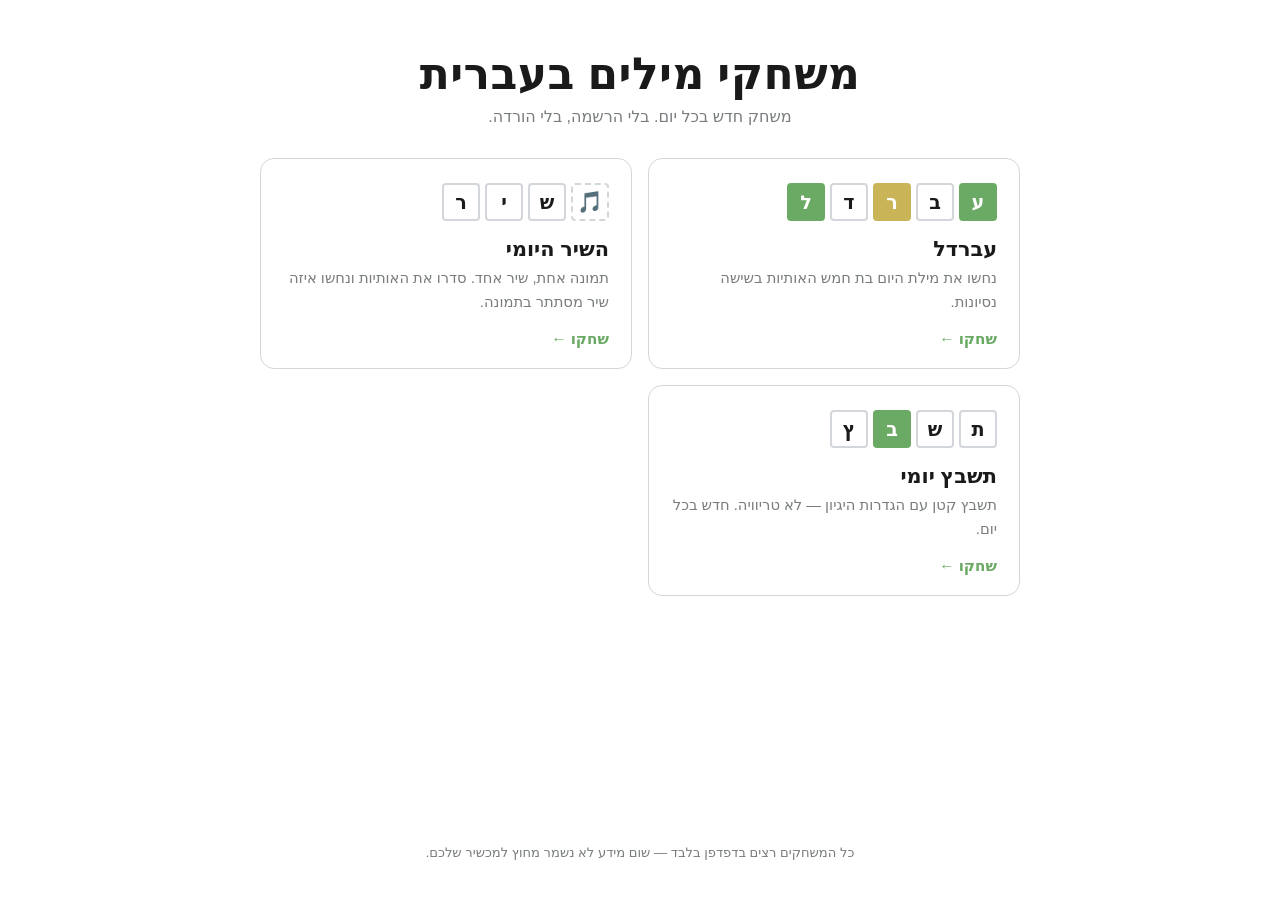
<file: index.html>
<!DOCTYPE html>
<html lang="he" dir="rtl">
<head>
<meta charset="utf-8">
<meta name="viewport" content="width=device-width, initial-scale=1, viewport-fit=cover">
<title>משחקי מילים בעברית — עברדל ועוד</title>
<meta name="description" content="משחקי מילים יומיים בעברית. עברדל — ניחוש מילה בת חמש אותיות, והשיר היומי — ניחוש שיר לפי תמונה. חינם, בלי הרשמה.">
<meta name="theme-color" content="#121213">
<link rel="canonical" href="https://rollfash.github.io/">

<meta property="og:site_name" content="משחקי מילים בעברית">
<meta property="og:title" content="משחקי מילים בעברית — עברדל ועוד">
<meta property="og:description" content="משחקי מילים יומיים בעברית. חינם, בלי הרשמה, ישירות בדפדפן.">
<meta property="og:type" content="website">
<meta property="og:locale" content="he_IL">
<meta property="og:url" content="https://rollfash.github.io/">
<meta property="og:image" content="https://rollfash.github.io/wordle/og-image.png">
<meta name="twitter:card" content="summary_large_image">

<script type="application/ld+json">
{
  "@context": "https://schema.org",
  "@type": "WebSite",
  "name": "משחקי מילים בעברית",
  "url": "https://rollfash.github.io/"
}
</script>

<link rel="icon" type="image/png" href="favicon.png">
<link rel="apple-touch-icon" href="favicon.png">
<link rel="stylesheet" href="css/hub.css">
</head>
<body>

<header class="hub-header">
  <h1>משחקי מילים בעברית</h1>
  <p class="sub">משחק חדש בכל יום. בלי הרשמה, בלי הורדה.</p>
</header>

<main class="games">

  <a class="game-card" href="wordle/">
    <div class="tiles" aria-hidden="true">
      <span class="t correct">ע</span><span class="t">ב</span><span class="t present">ר</span><span class="t">ד</span><span class="t correct">ל</span>
    </div>
    <h2>עברדל</h2>
    <p>נחשו את מילת היום בת חמש האותיות בשישה נסיונות.</p>
    <span class="play">שחקו ←</span>
  </a>

  <a class="game-card" href="song/">
    <div class="tiles" aria-hidden="true">
      <span class="t img">🎵</span><span class="t">ש</span><span class="t">י</span><span class="t">ר</span>
    </div>
    <h2>השיר היומי</h2>
    <p>תמונה אחת, שיר אחד. סדרו את האותיות ונחשו איזה שיר מסתתר בתמונה.</p>
    <span class="play">שחקו ←</span>
  </a>

  <a class="game-card" href="crossword/">
    <div class="tiles" aria-hidden="true">
      <span class="t">ת</span><span class="t">ש</span><span class="t correct">ב</span><span class="t">ץ</span>
    </div>
    <h2>תשבץ יומי</h2>
    <p>תשבץ קטן עם הגדרות היגיון — לא טריוויה. חדש בכל יום.</p>
    <span class="play">שחקו ←</span>
  </a>

</main>

<footer class="hub-footer">
  <p>כל המשחקים רצים בדפדפן בלבד — שום מידע לא נשמר מחוץ למכשיר שלכם.</p>
</footer>

</body>
</html>
</file>
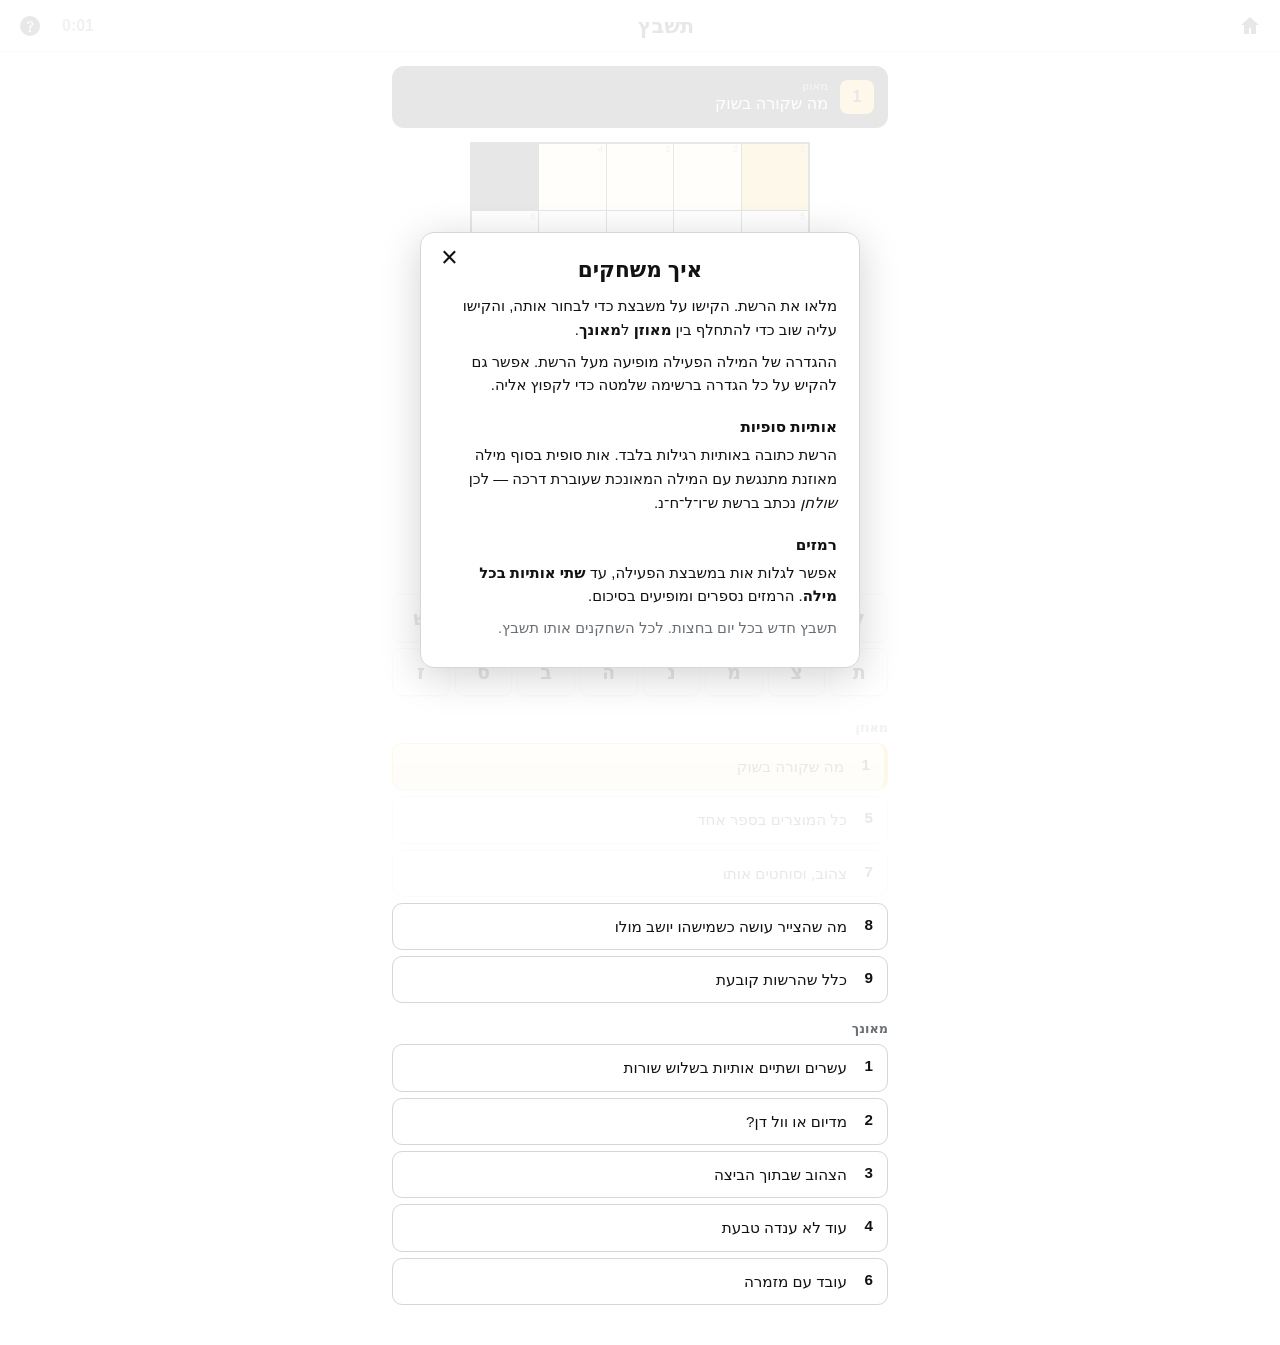
<file: crossword/index.html>
<!DOCTYPE html>
<html lang="he" dir="rtl">
<head>
<meta charset="utf-8">
<meta name="viewport" content="width=device-width, initial-scale=1, viewport-fit=cover, maximum-scale=1">
<title>תשבץ יומי בעברית</title>
<meta name="description" content="תשבץ קטן יומי בעברית. הגדרות היגיון, לא טריוויה. חדש בכל יום.">
<meta name="theme-color" content="#ffffff">
<link rel="canonical" href="https://rollfash.github.io/crossword/">

<meta property="og:site_name" content="משחקי מילים בעברית">
<meta property="og:title" content="תשבץ יומי בעברית">
<meta property="og:description" content="תשבץ קטן, הגדרות היגיון, חדש בכל יום.">
<meta property="og:type" content="website">
<meta property="og:locale" content="he_IL">
<meta property="og:url" content="https://rollfash.github.io/crossword/">

<link rel="icon" type="image/png" href="../favicon.png">
<link rel="stylesheet" href="css/style.css">
</head>
<body>

<header class="header">
  <a class="icon-btn" href="../" aria-label="לדף הבית" title="לדף הבית">
    <svg viewBox="0 0 24 24" aria-hidden="true"><path d="M12 3l9 8h-3v9h-5v-6H11v6H6v-9H3z"/></svg>
  </a>

  <h1 class="title">תשבץ</h1>

  <div class="header-actions">
    <span class="timer" id="timer" aria-label="זמן">0:00</span>
    <button class="icon-btn" id="btn-help" aria-label="איך משחקים" title="איך משחקים">
      <svg viewBox="0 0 24 24" aria-hidden="true"><path d="M12 2a10 10 0 100 20 10 10 0 000-20zm0 16.2a1.2 1.2 0 110-2.4 1.2 1.2 0 010 2.4zm1.6-5.4c-.7.5-.9.8-.9 1.3v.4h-1.5v-.6c0-1.1.5-1.8 1.4-2.4.8-.6 1.1-.9 1.1-1.6 0-.8-.6-1.3-1.5-1.3-.9 0-1.6.5-1.8 1.5l-1.5-.4c.3-1.6 1.6-2.5 3.3-2.5 1.9 0 3.1 1 3.1 2.6 0 1.2-.6 1.9-1.7 2.6z"/></svg>
    </button>
  </div>
</header>

<main class="game">
  <!-- שורת ההגדרה הפעילה, מעל הרשת -->
  <div class="clue-bar" id="clue-bar">
    <span class="clue-num" id="clue-num">1</span>
    <div class="clue-text">
      <div class="clue-dir" id="clue-dir">מאוזן</div>
      <div class="clue-body" id="clue-body">…</div>
    </div>
  </div>

  <div class="board-wrap">
    <div class="board" id="board" role="grid" aria-label="לוח התשבץ"></div>
  </div>

  <div class="tools">
    <button class="tool-btn" id="btn-reveal">
      <span aria-hidden="true">💡</span> גלו אות
    </button>
    <span class="tool-note" id="reveal-note"></span>
  </div>

  <div class="keyboard" id="keyboard" role="group" aria-label="מקלדת"></div>

  <!-- רשימת ההגדרות המלאה -->
  <section class="clue-lists">
    <h2>מאוזן</h2>
    <div class="clue-list" id="list-across"></div>
    <h2>מאונך</h2>
    <div class="clue-list" id="list-down"></div>
  </section>
</main>

<div class="toast-area" id="toast-area" role="status" aria-live="polite"></div>

<div class="modal-backdrop" id="modal-backdrop" hidden>

  <section class="modal" id="modal-help" hidden role="dialog" aria-modal="true" aria-labelledby="help-title">
    <button class="close-btn" data-close aria-label="סגירה">&times;</button>
    <h2 id="help-title">איך משחקים</h2>
    <p>מלאו את הרשת. הקישו על משבצת כדי לבחור אותה, והקישו עליה שוב
       כדי להתחלף בין <strong>מאוזן</strong> ל<strong>מאונך</strong>.</p>
    <p>ההגדרה של המילה הפעילה מופיעה מעל הרשת. אפשר גם להקיש על כל
       הגדרה ברשימה שלמטה כדי לקפוץ אליה.</p>

    <h3>אותיות סופיות</h3>
    <p>הרשת כתובה באותיות רגילות בלבד. אות סופית בסוף מילה מאוזנת
       מתנגשת עם המילה המאונכת שעוברת דרכה — לכן <em>שולחן</em>
       נכתב ברשת ש־ו־ל־ח־נ.</p>

    <h3>רמזים</h3>
    <p>אפשר לגלות אות במשבצת הפעילה, עד <strong>שתי אותיות בכל מילה</strong>.
       הרמזים נספרים ומופיעים בסיכום.</p>

    <p class="footnote">תשבץ חדש בכל יום בחצות. לכל השחקנים אותו תשבץ.</p>
  </section>

  <section class="modal" id="modal-done" hidden role="dialog" aria-modal="true" aria-labelledby="done-title">
    <button class="close-btn" data-close aria-label="סגירה">&times;</button>
    <h2 id="done-title">פתרת!</h2>
    <div class="result-stats">
      <div class="rstat"><div class="rnum" id="r-time">0:00</div><div class="rlabel">זמן</div></div>
      <div class="rstat"><div class="rnum" id="r-hints">0</div><div class="rlabel">רמזים</div></div>
    </div>
    <div class="stats-grid">
      <div class="stat"><div class="stat-num" id="st-played">0</div><div class="stat-label">תשבצים</div></div>
      <div class="stat"><div class="stat-num" id="st-clean">0</div><div class="stat-label">ללא רמזים</div></div>
      <div class="stat"><div class="stat-num" id="st-best">—</div><div class="stat-label">הזמן הטוב</div></div>
      <div class="stat"><div class="stat-num" id="st-streak">0</div><div class="stat-label">רצף</div></div>
    </div>
    <div class="modal-footer">
      <div class="countdown-box">
        <div class="countdown-label">התשבץ הבא בעוד</div>
        <div class="countdown" id="countdown">--:--:--</div>
      </div>
      <button class="share-btn" id="btn-share">
        שיתוף
        <svg viewBox="0 0 24 24" aria-hidden="true"><path d="M18 16.1c-.8 0-1.5.3-2 .8l-7.1-4.2c.1-.2.1-.5.1-.7s0-.5-.1-.7L16 7.1c.5.5 1.2.8 2 .8 1.7 0 3-1.3 3-3s-1.3-3-3-3-3 1.3-3 3c0 .2 0 .5.1.7L8 9.9c-.5-.5-1.2-.8-2-.8-1.7 0-3 1.3-3 3s1.3 3 3 3c.8 0 1.5-.3 2-.8l7.1 4.2c0 .2-.1.4-.1.6 0 1.6 1.3 2.9 2.9 2.9s2.9-1.3 2.9-2.9-1.2-3-2.8-3z"/></svg>
      </button>
    </div>
  </section>
</div>

<script src="js/config.js"></script>
<script src="js/puzzles.js"></script>
<script src="js/game.js"></script>
</body>
</html>
</file>
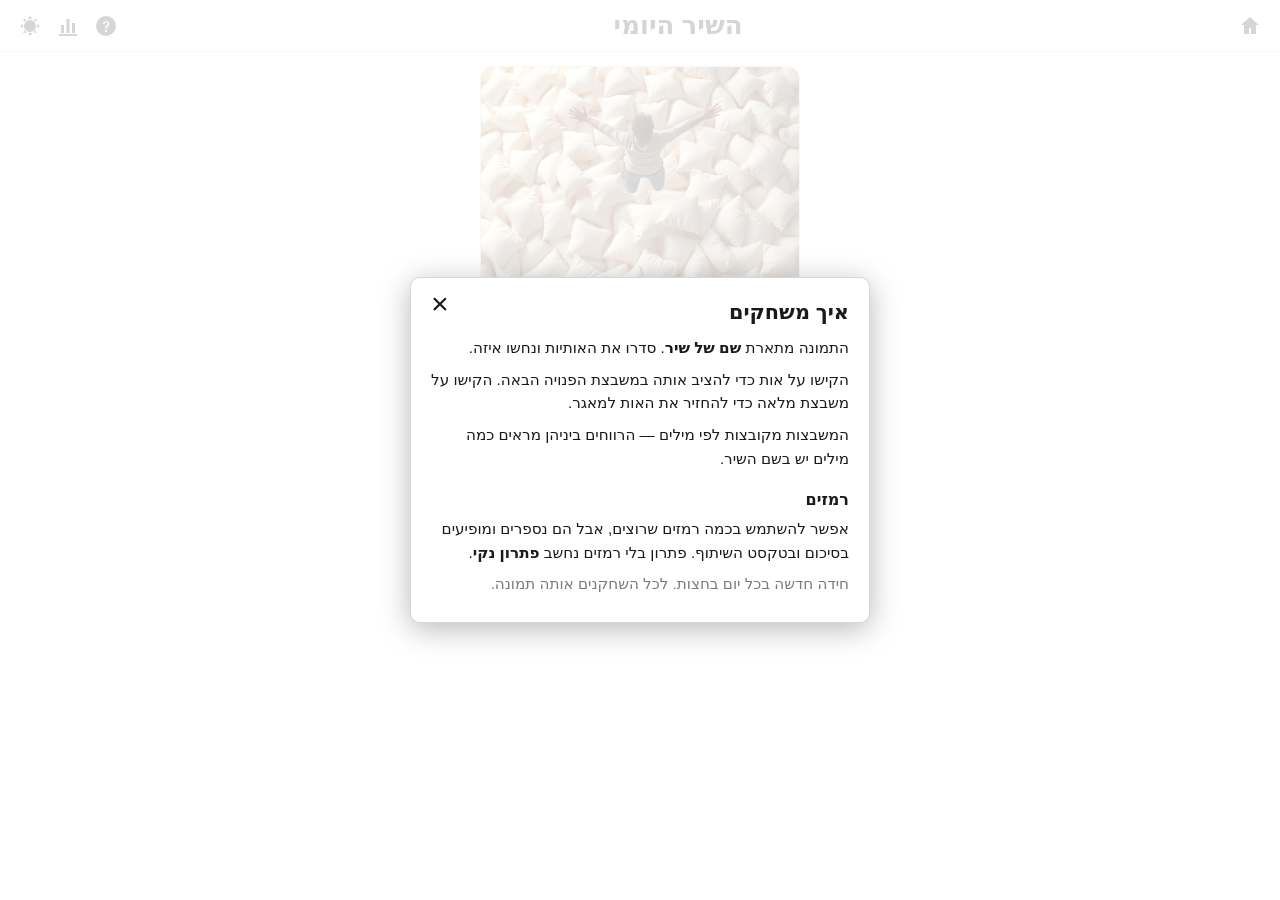
<file: song/index.html>
<!DOCTYPE html>
<html lang="he" dir="rtl">
<head>
<meta charset="utf-8">
<meta name="viewport" content="width=device-width, initial-scale=1, viewport-fit=cover, maximum-scale=1">
<title>השיר היומי — נחשו את השיר לפי התמונה</title>
<meta name="description" content="משחק יומי בעברית: תמונה אחת, שיר אחד. סדרו את האותיות ונחשו איזה שיר מסתתר בתמונה.">
<meta name="theme-color" content="#121213">
<link rel="canonical" href="https://rollfash.github.io/song/">

<meta property="og:site_name" content="משחקי מילים בעברית">
<meta property="og:title" content="השיר היומי — נחשו את השיר לפי התמונה">
<meta property="og:description" content="תמונה אחת, שיר אחד. חידה חדשה בכל יום.">
<meta property="og:type" content="website">
<meta property="og:locale" content="he_IL">
<meta property="og:url" content="https://rollfash.github.io/song/">

<link rel="icon" type="image/png" href="../favicon.png">
<link rel="stylesheet" href="css/style.css">
</head>
<body>

<header class="header">
  <a class="icon-btn" href="../" aria-label="לדף הבית" title="לדף הבית">
    <svg viewBox="0 0 24 24" aria-hidden="true"><path d="M12 3l9 8h-3v9h-5v-6H11v6H6v-9H3z"/></svg>
  </a>

  <h1 class="title">השיר היומי</h1>

  <div class="header-actions">
    <button class="icon-btn" id="btn-help" aria-label="איך משחקים" title="איך משחקים">
      <svg viewBox="0 0 24 24" aria-hidden="true"><path d="M12 2a10 10 0 100 20 10 10 0 000-20zm0 16.2a1.2 1.2 0 110-2.4 1.2 1.2 0 010 2.4zm1.6-5.4c-.7.5-.9.8-.9 1.3v.4h-1.5v-.6c0-1.1.5-1.8 1.4-2.4.8-.6 1.1-.9 1.1-1.6 0-.8-.6-1.3-1.5-1.3-.9 0-1.6.5-1.8 1.5l-1.5-.4c.3-1.6 1.6-2.5 3.3-2.5 1.9 0 3.1 1 3.1 2.6 0 1.2-.6 1.9-1.7 2.6z"/></svg>
    </button>
    <button class="icon-btn" id="btn-stats" aria-label="סטטיסטיקות" title="סטטיסטיקות">
      <svg viewBox="0 0 24 24" aria-hidden="true"><path d="M3 20h18v2H3v-2zm2-9h3v8H5v-8zm5.5-6h3v14h-3V5zM16 9h3v10h-3V9z"/></svg>
    </button>
    <button class="icon-btn" id="btn-theme" aria-label="החלפת ערכת צבעים" title="מצב בהיר / כהה">
      <svg viewBox="0 0 24 24" aria-hidden="true"><path d="M12 18a6 6 0 110-12 6 6 0 010 12zm0-16l2 3h-4l2-3zm0 20l-2-3h4l-2 3zM2 12l3-2v4l-3-2zm20 0l-3 2v-4l3 2zM5 5l3.5.5L6.5 8 5 5zm14 14l-3.5-.5 1.5-2.5L19 19zM19 5l-1.5 3-2-2.5L19 5zM5 19l1.5-3 2 2.5L5 19z"/></svg>
    </button>
  </div>
</header>

<main class="game">
  <div class="photo-wrap">
    <img id="photo" alt="התמונה של היום" width="768" height="768">
  </div>

  <div class="slots" id="slots" aria-label="התשובה"></div>

  <div class="hints">
    <button class="hint-btn" id="hint-letter">
      <span aria-hidden="true">💡</span> גלו אות
    </button>
    <button class="hint-btn" id="hint-remove">
      <span aria-hidden="true">🧹</span> הסירו אות מיותרת
    </button>
    <span class="hint-count" id="hint-count"></span>
  </div>

  <div class="bank" id="bank" aria-label="אותיות לבחירה"></div>
</main>

<div class="toast-area" id="toast-area" role="status" aria-live="polite"></div>

<div class="modal-backdrop" id="modal-backdrop" hidden>

  <section class="modal" id="modal-help" hidden role="dialog" aria-modal="true" aria-labelledby="help-title">
    <button class="close-btn" data-close aria-label="סגירה">&times;</button>
    <h2 id="help-title">איך משחקים</h2>
    <p>התמונה מתארת <strong>שם של שיר</strong>. סדרו את האותיות ונחשו איזה.</p>
    <p>הקישו על אות כדי להציב אותה במשבצת הפנויה הבאה. הקישו על משבצת מלאה
       כדי להחזיר את האות למאגר.</p>
    <p>המשבצות מקובצות לפי מילים — הרווחים ביניהן מראים כמה מילים יש בשם השיר.</p>

    <h3>רמזים</h3>
    <p>אפשר להשתמש בכמה רמזים שרוצים, אבל הם נספרים ומופיעים בסיכום
       ובטקסט השיתוף. פתרון בלי רמזים נחשב <strong>פתרון נקי</strong>.</p>

    <p class="footnote">חידה חדשה בכל יום בחצות. לכל השחקנים אותה תמונה.</p>
  </section>

  <section class="modal" id="modal-stats" hidden role="dialog" aria-modal="true" aria-labelledby="stats-title">
    <button class="close-btn" data-close aria-label="סגירה">&times;</button>

    <div id="result-banner" hidden>
      <h2 id="result-title"></h2>
      <p id="result-song"></p>
      <p id="result-hints"></p>
    </div>

    <h2 id="stats-title">סטטיסטיקות</h2>
    <div class="stats-grid">
      <div class="stat"><div class="stat-num" id="st-played">0</div><div class="stat-label">חידות</div></div>
      <div class="stat"><div class="stat-num" id="st-win">0</div><div class="stat-label">אחוז פתרון</div></div>
      <div class="stat"><div class="stat-num" id="st-clean">0</div><div class="stat-label">ללא רמזים</div></div>
      <div class="stat"><div class="stat-num" id="st-streak">0</div><div class="stat-label">רצף נוכחי</div></div>
      <div class="stat"><div class="stat-num" id="st-max">0</div><div class="stat-label">רצף שיא</div></div>
    </div>

    <div class="modal-footer">
      <div class="countdown-box">
        <div class="countdown-label">החידה הבאה בעוד</div>
        <div class="countdown" id="countdown">--:--:--</div>
      </div>
      <button class="share-btn" id="btn-share">
        שיתוף
        <svg viewBox="0 0 24 24" aria-hidden="true"><path d="M18 16.1c-.8 0-1.5.3-2 .8l-7.1-4.2c.1-.2.1-.5.1-.7s0-.5-.1-.7L16 7.1c.5.5 1.2.8 2 .8 1.7 0 3-1.3 3-3s-1.3-3-3-3-3 1.3-3 3c0 .2 0 .5.1.7L8 9.9c-.5-.5-1.2-.8-2-.8-1.7 0-3 1.3-3 3s1.3 3 3 3c.8 0 1.5-.3 2-.8l7.1 4.2c0 .2-.1.4-.1.6 0 1.6 1.3 2.9 2.9 2.9s2.9-1.3 2.9-2.9-1.2-3-2.8-3z"/></svg>
      </button>
    </div>
  </section>
</div>

<script src="js/config.js"></script>
<script src="js/songs.js"></script>
<script src="js/game.js"></script>
</body>
</html>
</file>
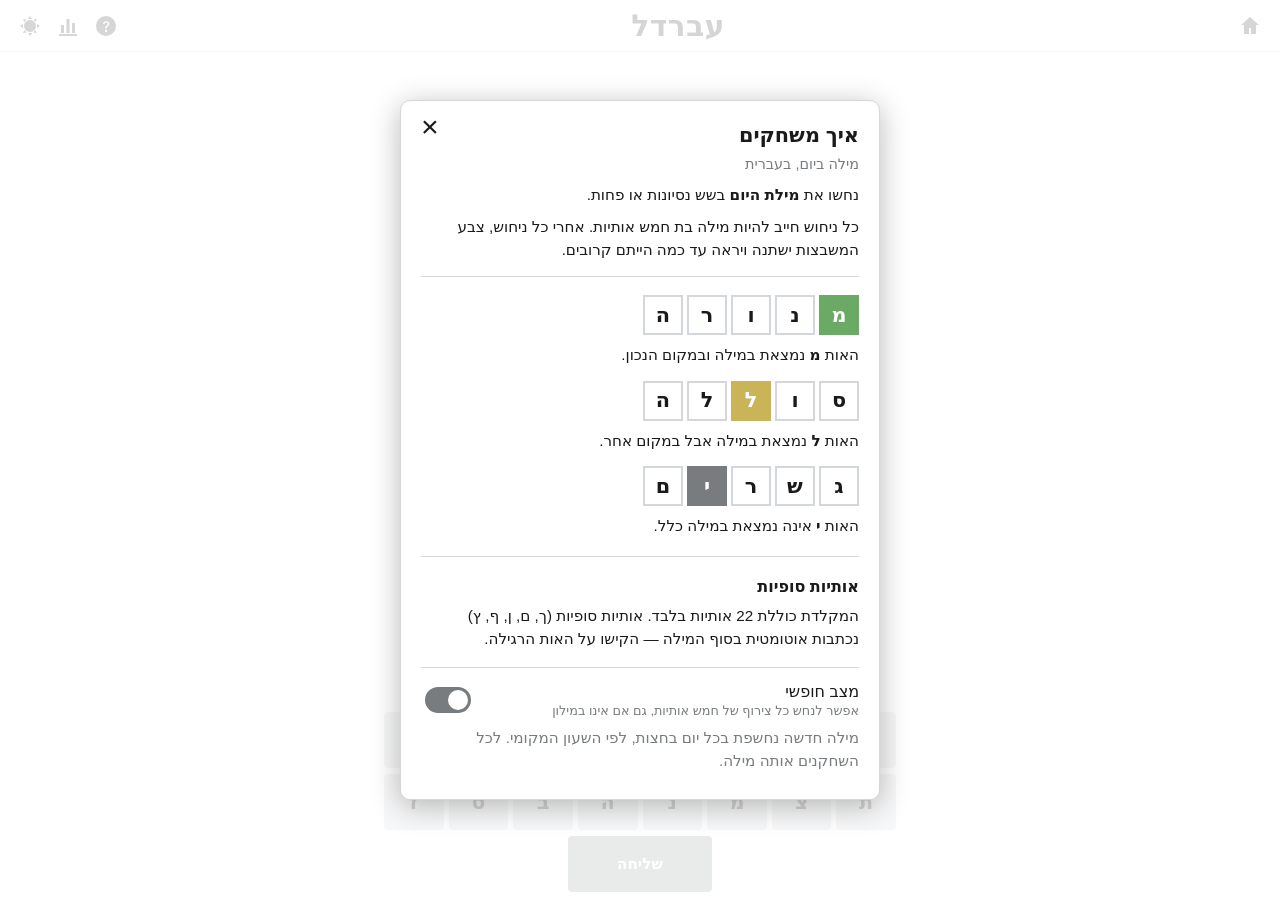
<file: wordle/index.html>
<!DOCTYPE html>
<html lang="he" dir="rtl">
<head>
<meta charset="utf-8">
<meta name="viewport" content="width=device-width, initial-scale=1, viewport-fit=cover, maximum-scale=1">
<title>וורדל בעברית — משחק ניחוש מילים יומי | עברדל</title>
<meta name="description" content="וורדל בעברית — משחק ניחוש מילים יומי וחינמי. מילה חדשה בת חמש אותיות בכל יום, שישה נסיונות לנחש. בלי הרשמה, ישירות בדפדפן.">
<meta name="theme-color" content="#121213">
<link rel="canonical" href="https://rollfash.github.io/wordle/">

<!-- תצוגה מקדימה בשיתוף (וואטסאפ, פייסבוק, טוויטר) -->
<meta property="og:site_name" content="עברדל">
<meta property="og:title" content="וורדל בעברית — משחק ניחוש מילים יומי">
<meta property="og:description" content="מילה חדשה בת חמש אותיות בכל יום, שישה נסיונות לנחש. בלי הרשמה, ישירות בדפדפן.">
<meta property="og:type" content="website">
<meta property="og:locale" content="he_IL">
<meta property="og:url" content="https://rollfash.github.io/wordle/">
<meta property="og:image" content="https://rollfash.github.io/wordle/og-image.png">
<meta property="og:image:width" content="1200">
<meta property="og:image:height" content="630">
<meta property="og:image:alt" content="עברדל — וורדל בעברית">
<meta name="twitter:card" content="summary_large_image">
<meta name="twitter:title" content="וורדל בעברית — משחק ניחוש מילים יומי">
<meta name="twitter:description" content="מילה חדשה בת חמש אותיות בכל יום, שישה נסיונות לנחש.">
<meta name="twitter:image" content="https://rollfash.github.io/wordle/og-image.png">

<!-- מידע מובנה למנועי חיפוש -->
<script type="application/ld+json">
{
  "@context": "https://schema.org",
  "@type": "WebSite",
  "name": "עברדל",
  "alternateName": ["וורדל בעברית", "Ivredle"],
  "url": "https://rollfash.github.io/wordle/"
}
</script>
<script type="application/ld+json">
{
  "@context": "https://schema.org",
  "@type": "VideoGame",
  "name": "עברדל",
  "alternateName": "וורדל בעברית",
  "url": "https://rollfash.github.io/wordle/",
  "image": "https://rollfash.github.io/wordle/og-image.png",
  "description": "משחק ניחוש מילים יומי בעברית. מילה חדשה בת חמש אותיות בכל יום, שישה נסיונות לנחש.",
  "inLanguage": "he",
  "genre": "משחק מילים",
  "playMode": "SinglePlayer",
  "applicationCategory": "Game",
  "operatingSystem": "Any",
  "offers": { "@type": "Offer", "price": "0", "priceCurrency": "ILS" }
}
</script>
<link rel="stylesheet" href="css/style.css">

<!-- אייקון כקובץ אמיתי ולא כ-data URI: גוגל אינו מציג אייקון שמוטמע
     ישירות ב-HTML, אלא רק כזה שאפשר לסרוק בכתובת נפרדת. -->
<link rel="icon" type="image/png" href="favicon.png">
<link rel="apple-touch-icon" href="favicon.png">
</head>
<body>

<header class="header">
  <a class="icon-btn" href="../" aria-label="לדף הבית" title="לדף הבית">
    <svg viewBox="0 0 24 24" aria-hidden="true"><path d="M12 3l9 8h-3v9h-5v-6H11v6H6v-9H3z"/></svg>
  </a>

  <h1 class="title">עברדל</h1>

  <div class="header-actions">
    <button class="icon-btn" id="btn-help" aria-label="איך משחקים" title="איך משחקים">
      <svg viewBox="0 0 24 24" aria-hidden="true"><path d="M12 2a10 10 0 100 20 10 10 0 000-20zm0 16.2a1.2 1.2 0 110-2.4 1.2 1.2 0 010 2.4zm1.6-5.4c-.7.5-.9.8-.9 1.3v.4h-1.5v-.6c0-1.1.5-1.8 1.4-2.4.8-.6 1.1-.9 1.1-1.6 0-.8-.6-1.3-1.5-1.3-.9 0-1.6.5-1.8 1.5l-1.5-.4c.3-1.6 1.6-2.5 3.3-2.5 1.9 0 3.1 1 3.1 2.6 0 1.2-.6 1.9-1.7 2.6z"/></svg>
    </button>
    <button class="icon-btn" id="btn-stats" aria-label="סטטיסטיקות" title="סטטיסטיקות">
      <svg viewBox="0 0 24 24" aria-hidden="true"><path d="M3 20h18v2H3v-2zm2-9h3v8H5v-8zm5.5-6h3v14h-3V5zM16 9h3v10h-3V9z"/></svg>
    </button>
    <button class="icon-btn" id="btn-theme" aria-label="החלפת ערכת צבעים" title="מצב בהיר / כהה">
      <svg viewBox="0 0 24 24" aria-hidden="true"><path d="M12 18a6 6 0 110-12 6 6 0 010 12zm0-16l2 3h-4l2-3zm0 20l-2-3h4l-2 3zM2 12l3-2v4l-3-2zm20 0l-3 2v-4l3 2zM5 5l3.5.5L6.5 8 5 5zm14 14l-3.5-.5 1.5-2.5L19 19zM19 5l-1.5 3-2-2.5L19 5zM5 19l1.5-3 2 2.5L5 19z"/></svg>
    </button>
  </div>
</header>

<main class="game">
  <div class="board-wrap">
    <div class="board" id="board" role="grid" aria-label="לוח הניחושים"></div>
  </div>

  <div class="keyboard" id="keyboard" role="group" aria-label="מקלדת"></div>
</main>

<div class="toast-area" id="toast-area" role="status" aria-live="polite"></div>

<!-- ===================== חלונות ===================== -->

<div class="modal-backdrop" id="modal-backdrop" hidden>

  <!-- הסבר -->
  <section class="modal" id="modal-help" hidden role="dialog" aria-modal="true" aria-labelledby="help-title">
    <button class="close-btn" data-close aria-label="סגירה">&times;</button>
    <h2 id="help-title">איך משחקים</h2>
    <p class="tagline" id="help-tagline">מילה ביום, בעברית</p>
    <p>נחשו את <strong>מילת היום</strong> בשש נסיונות או פחות.</p>
    <p>כל ניחוש חייב להיות מילה בת חמש אותיות. אחרי כל ניחוש, צבע המשבצות ישתנה ויראה עד כמה הייתם קרובים.</p>

    <div class="examples">
      <div class="example">
        <div class="row-mini">
          <div class="tile correct">מ</div><div class="tile">נ</div><div class="tile">ו</div><div class="tile">ר</div><div class="tile">ה</div>
        </div>
        <p>האות <strong>מ</strong> נמצאת במילה ובמקום הנכון.</p>
      </div>
      <div class="example">
        <div class="row-mini">
          <div class="tile">ס</div><div class="tile">ו</div><div class="tile present">ל</div><div class="tile">ל</div><div class="tile">ה</div>
        </div>
        <p>האות <strong>ל</strong> נמצאת במילה אבל במקום אחר.</p>
      </div>
      <div class="example">
        <div class="row-mini">
          <div class="tile">ג</div><div class="tile">ש</div><div class="tile">ר</div><div class="tile absent">י</div><div class="tile">ם</div>
        </div>
        <p>האות <strong>י</strong> אינה נמצאת במילה כלל.</p>
      </div>
    </div>

    <h3>אותיות סופיות</h3>
    <p>המקלדת כוללת 22 אותיות בלבד. אותיות סופיות (ך, ם, ן, ף, ץ) נכתבות אוטומטית בסוף המילה — הקישו על האות הרגילה.</p>

    <div class="setting-row">
      <label for="toggle-free">
        <span>מצב חופשי</span>
        <small>אפשר לנחש כל צירוף של חמש אותיות, גם אם אינו במילון</small>
      </label>
      <input type="checkbox" id="toggle-free" class="switch">
    </div>

    <p class="footnote">מילה חדשה נחשפת בכל יום בחצות, לפי השעון המקומי. לכל השחקנים אותה מילה.</p>
  </section>

  <!-- סטטיסטיקות / סיום -->
  <section class="modal" id="modal-stats" hidden role="dialog" aria-modal="true" aria-labelledby="stats-title">
    <button class="close-btn" data-close aria-label="סגירה">&times;</button>

    <div id="result-banner" hidden>
      <h2 id="result-title"></h2>
      <p id="result-word"></p>
    </div>

    <h2 id="stats-title">סטטיסטיקות</h2>
    <div class="stats-grid">
      <div class="stat"><div class="stat-num" id="st-played">0</div><div class="stat-label">משחקים</div></div>
      <div class="stat"><div class="stat-num" id="st-win">0</div><div class="stat-label">אחוז ניצחון</div></div>
      <div class="stat"><div class="stat-num" id="st-streak">0</div><div class="stat-label">רצף נוכחי</div></div>
      <div class="stat"><div class="stat-num" id="st-max">0</div><div class="stat-label">רצף שיא</div></div>
    </div>

    <h3>התפלגות ניחושים</h3>
    <div class="dist" id="dist"></div>

    <div class="modal-footer">
      <div class="countdown-box">
        <div class="countdown-label">המילה הבאה בעוד</div>
        <div class="countdown" id="countdown">--:--:--</div>
      </div>
      <button class="share-btn" id="btn-share">
        שיתוף
        <svg viewBox="0 0 24 24" aria-hidden="true"><path d="M18 16.1c-.8 0-1.5.3-2 .8l-7.1-4.2c.1-.2.1-.5.1-.7s0-.5-.1-.7L16 7.1c.5.5 1.2.8 2 .8 1.7 0 3-1.3 3-3s-1.3-3-3-3-3 1.3-3 3c0 .2 0 .5.1.7L8 9.9c-.5-.5-1.2-.8-2-.8-1.7 0-3 1.3-3 3s1.3 3 3 3c.8 0 1.5-.3 2-.8l7.1 4.2c0 .2-.1.4-.1.6 0 1.6 1.3 2.9 2.9 2.9s2.9-1.3 2.9-2.9-1.2-3-2.8-3z"/></svg>
      </button>
    </div>
  </section>
</div>

<script src="js/config.js"></script>
<script src="js/words.js"></script>
<script src="js/schedule.js"></script>
<script src="js/daily.js"></script>
<script src="js/game.js"></script>
</body>
</html>
</file>
<file: css/hub.css>
/* עיצוב דף הבית — רשימת המשחקים */

:root {
  --bg: #121213;
  --fg: #ffffff;
  --muted: #818384;
  --border: #3a3a3c;
  --card: #1e1e20;
  --correct: #538d4e;
  --present: #b59f3b;
  --absent: #3a3a3c;
}

@media (prefers-color-scheme: light) {
  :root {
    --bg: #ffffff;
    --fg: #1a1a1b;
    --muted: #787c7e;
    --border: #d3d6da;
    --card: #ffffff;
    --correct: #6aaa64;
    --present: #c9b458;
    --absent: #787c7e;
  }
}

* { box-sizing: border-box; }

body {
  margin: 0;
  min-height: 100vh;
  min-height: 100dvh;
  background: var(--bg);
  color: var(--fg);
  font-family: "Segoe UI", "Arial Hebrew", Arial, "Noto Sans Hebrew", system-ui, sans-serif;
  display: flex;
  flex-direction: column;
  padding: 0 16px 40px;
}

.hub-header {
  text-align: center;
  padding: 48px 0 32px;
}
.hub-header h1 {
  margin: 0 0 8px;
  font-size: clamp(28px, 8vw, 44px);
  letter-spacing: .01em;
}
.hub-header .sub {
  margin: 0;
  color: var(--muted);
  font-size: 1rem;
}

.games {
  display: grid;
  gap: 16px;
  grid-template-columns: repeat(auto-fit, minmax(280px, 1fr));
  width: min(760px, 100%);
  margin: 0 auto;
  flex: 1;
  align-content: start;
}

.game-card {
  display: block;
  background: var(--card);
  border: 1px solid var(--border);
  border-radius: 14px;
  padding: 24px 22px 20px;
  text-decoration: none;
  color: inherit;
  transition: transform .15s ease, border-color .15s ease;
}
a.game-card:hover {
  transform: translateY(-3px);
  border-color: var(--correct);
}
.game-card h2 { margin: 0 0 6px; font-size: 1.3rem; }
.game-card p { margin: 0 0 16px; color: var(--muted); font-size: .92rem; line-height: 1.6; }

.tiles { display: flex; gap: 5px; margin-bottom: 16px; }
.t {
  width: 38px;
  height: 38px;
  display: grid;
  place-items: center;
  border: 2px solid var(--border);
  border-radius: 4px;
  font-weight: 700;
  font-size: 1.2rem;
}
.t.correct { background: var(--correct); border-color: var(--correct); color: #fff; }
.t.present { background: var(--present); border-color: var(--present); color: #fff; }
.t.img { border-style: dashed; font-size: 1.3rem; }

.play { font-weight: 700; color: var(--correct); font-size: .95rem; }

.game-card.soon { opacity: .55; }
.game-card.soon .play { color: var(--muted); }

.hub-footer {
  text-align: center;
  color: var(--muted);
  font-size: .82rem;
  padding-top: 36px;
}
.hub-footer p { margin: 0; }
</file>
<file: crossword/css/style.css>
/* ===== התשבץ. ערכת צבעים בהירה, כמו בדוגמה ===== */
:root {
  --bg: #ffffff;
  --fg: #121213;
  --muted: #6b7075;
  --border: #d3d6da;
  --line: #121213;
  --active: #f5b93b;      /* המשבצת הפעילה */
  --in-word: #fdf0cf;     /* שאר המילה הפעילה */
  --revealed: #2f7d4f;
  --key-bg: #ffffff;
  --key-border: #d3d6da;
  --accent: #121213;
  --toast-bg: #121213;
  --toast-fg: #ffffff;
}

* { box-sizing: border-box; }

body {
  margin: 0;
  background: var(--bg);
  color: var(--fg);
  font-family: "Segoe UI", "Arial Hebrew", Arial, "Noto Sans Hebrew", system-ui, sans-serif;
  -webkit-tap-highlight-color: transparent;
  user-select: none;
  padding-bottom: 40px;
}

/* ===== כותרת ===== */
.header {
  display: flex;
  align-items: center;
  justify-content: space-between;
  gap: 8px;
  padding: 0 12px;
  height: 52px;
  border-bottom: 1px solid var(--border);
  position: sticky;
  top: 0;
  background: var(--bg);
  z-index: 20;
}
.title { font-size: 1.3rem; font-weight: 700; margin: 0; flex: 1; text-align: center; }
.header-actions { display: flex; align-items: center; gap: 8px; }

.timer {
  font-variant-numeric: tabular-nums;
  font-weight: 700;
  font-size: 1rem;
  color: var(--muted);
  min-width: 44px;
  text-align: center;
}

.icon-btn {
  background: none;
  border: 0;
  color: var(--fg);
  padding: 6px;
  cursor: pointer;
  border-radius: 6px;
  display: grid;
  place-items: center;
  text-decoration: none;
}
.icon-btn:hover { background: rgba(0, 0, 0, .06); }
.icon-btn svg { width: 24px; height: 24px; fill: currentColor; display: block; }

/* ===== המשחק ===== */
.game { width: min(520px, 100%); margin: 0 auto; padding: 0 12px; }

/* ----- שורת ההגדרה הפעילה ----- */
.clue-bar {
  display: flex;
  align-items: center;
  gap: 12px;
  background: #121213;
  color: #fff;
  border-radius: 12px;
  padding: 12px 14px;
  margin: 14px 0;
  min-height: 62px;
}
.clue-num {
  background: var(--active);
  color: #121213;
  font-weight: 700;
  border-radius: 8px;
  min-width: 34px;
  height: 34px;
  display: grid;
  place-items: center;
  flex: none;
  font-size: 1.05rem;
}
.clue-text { flex: 1; }
.clue-dir { font-size: .72rem; opacity: .65; }
.clue-body { font-size: 1rem; line-height: 1.4; }

/* ----- הרשת ----- */
.board-wrap { display: grid; place-items: center; }
/* הרשת מוצגת LTR בכוונה, למרות שהעמוד RTL.
 * בנתונים העמודה האחרונה היא התא הימני ביותר — שם מתחילה מילה
 * מאוזנת. גריד RTL היה שם את עמודה 0 מימין ומשקף את כל הלוח,
 * כך ש"1 מאוזן" היה נוחת בקצה השמאלי במקום בימני. */
.board {
  display: grid;
  direction: ltr;
  grid-template-columns: repeat(var(--cols), 1fr);
  width: min(340px, 88vw);
  border: 2px solid var(--line);
  background: var(--line);
  gap: 1px;
}
.cell {
  position: relative;
  aspect-ratio: 1;
  background: #fff;
  display: grid;
  place-items: center;
  cursor: pointer;
}
.cell.block { background: var(--line); cursor: default; }
.cell.in-word { background: var(--in-word); }
.cell.active { background: var(--active); }

.num {
  position: absolute;
  top: 1px;
  right: 3px;
  font-size: .55rem;
  color: var(--muted);
  line-height: 1;
  pointer-events: none;
}
.letter { font-size: 1.4rem; font-weight: 700; line-height: 1; }
.cell.revealed .letter { color: var(--revealed); }

/* ----- רמזים ----- */
.tools {
  display: flex;
  align-items: center;
  justify-content: center;
  gap: 10px;
  margin: 14px 0 10px;
  flex-wrap: wrap;
}
.tool-btn {
  background: none;
  border: 1px solid var(--border);
  color: var(--fg);
  font-family: inherit;
  font-size: .88rem;
  padding: 8px 14px;
  border-radius: 999px;
  cursor: pointer;
}
.tool-btn:hover:not(:disabled) { border-color: var(--fg); }
.tool-btn:disabled { opacity: .4; cursor: default; }
.tool-note { font-size: .78rem; color: var(--muted); }

/* ----- מקלדת ----- */
.keyboard {
  display: flex;
  flex-direction: column;
  gap: 6px;
  margin: 8px auto 18px;
  max-width: 500px;

  /* השורות הארוכות הן 2 ו-3: שמונה מקשים ושבעה מרווחים */
  --key-w: calc((100% - 35px) / 8);
}
.kb-row {
  display: flex;
  direction: ltr;     /* סדר מקלדת עברית פיזית: ק בשמאל, פ בימין */
  gap: 5px;
  justify-content: center;
}
.key {
  flex: 0 0 var(--key-w);
  height: 48px;
  border: 1px solid var(--key-border);
  border-radius: 8px;
  background: var(--key-bg);
  color: var(--fg);
  font-family: inherit;
  font-size: 1.2rem;
  font-weight: 700;
  cursor: pointer;
  display: grid;
  place-items: center;
  box-shadow: 0 1px 0 rgba(0, 0, 0, .08);
}
.key:active { background: #eee; }
.key.action { background: #121213; color: #fff; border-color: #121213; }
.key svg { width: 20px; height: 20px; fill: currentColor; }

/* ----- רשימת ההגדרות ----- */
.clue-lists { margin-top: 24px; }
.clue-lists h2 {
  font-size: .8rem;
  color: var(--muted);
  font-weight: 700;
  margin: 18px 0 8px;
}
.clue-list { display: flex; flex-direction: column; gap: 6px; }
.clue-item {
  display: flex;
  align-items: flex-start;
  gap: 10px;
  width: 100%;
  text-align: right;
  background: #fff;
  border: 1px solid var(--border);
  border-radius: 10px;
  padding: 12px 14px;
  font-family: inherit;
  font-size: .95rem;
  color: var(--fg);
  cursor: pointer;
}
.clue-item:hover { border-color: var(--muted); }
.clue-item.active {
  background: var(--in-word);
  border-color: var(--active);
  border-right-width: 4px;
}
.ci-num { font-weight: 700; min-width: 16px; }
.ci-text { flex: 1; line-height: 1.4; }

/* ===== הודעות ===== */
.toast-area {
  position: fixed;
  top: 64px;
  left: 0;
  right: 0;
  display: flex;
  flex-direction: column;
  align-items: center;
  gap: 8px;
  pointer-events: none;
  z-index: 60;
}
.toast {
  background: var(--toast-bg);
  color: var(--toast-fg);
  padding: 11px 18px;
  border-radius: 8px;
  font-weight: 700;
  font-size: .92rem;
  box-shadow: 0 2px 12px rgba(0, 0, 0, .25);
}
.toast.out { animation: fade-out .3s ease forwards; }
@keyframes fade-out { to { opacity: 0; } }

/* ===== חלונות ===== */
.modal-backdrop {
  position: fixed;
  inset: 0;
  background: rgba(255, 255, 255, .9);
  display: grid;
  place-items: center;
  z-index: 100;
  padding: 16px;
  overflow-y: auto;
}
.modal-backdrop[hidden] { display: none; }

.modal {
  background: #fff;
  border: 1px solid var(--border);
  border-radius: 14px;
  padding: 24px 22px 18px;
  width: min(440px, 100%);
  max-height: 88vh;
  overflow-y: auto;
  position: relative;
  box-shadow: 0 8px 40px rgba(0, 0, 0, .18);
  user-select: text;
}
.modal[hidden] { display: none; }
.modal h2 { margin: 0 0 12px; font-size: 1.35rem; text-align: center; }
.modal h3 { margin: 20px 0 6px; font-size: .95rem; }
.modal p { margin: 8px 0; line-height: 1.6; font-size: .93rem; }

.close-btn {
  position: absolute;
  top: 8px;
  left: 12px;
  background: none;
  border: 0;
  font-size: 1.8rem;
  line-height: 1;
  cursor: pointer;
  color: var(--fg);
  padding: 2px 8px;
}
.footnote { color: var(--muted); font-size: .8rem; margin-top: 14px; }

.result-stats { display: flex; justify-content: center; gap: 40px; margin: 18px 0 22px; }
.rstat { text-align: center; }
.rnum { font-size: 2.1rem; font-weight: 700; font-variant-numeric: tabular-nums; }
.rlabel { font-size: .75rem; color: var(--muted); }

.stats-grid { display: flex; justify-content: center; gap: 4px; }
.stat { flex: 1; text-align: center; }
.stat-num { font-size: 1.4rem; font-weight: 400; font-variant-numeric: tabular-nums; }
.stat-label { font-size: .68rem; color: var(--muted); line-height: 1.2; }

.modal-footer {
  display: flex;
  align-items: center;
  gap: 14px;
  border-top: 1px solid var(--border);
  margin-top: 20px;
  padding-top: 16px;
}
.countdown-box { flex: 1; text-align: center; }
.countdown-label { font-size: .75rem; color: var(--muted); }
.countdown { font-size: 1.4rem; font-weight: 700; font-variant-numeric: tabular-nums; }

.share-btn {
  flex: 1;
  background: var(--accent);
  color: #fff;
  border: 0;
  border-radius: 8px;
  padding: 13px;
  font-family: inherit;
  font-size: 1rem;
  font-weight: 700;
  cursor: pointer;
  display: flex;
  align-items: center;
  justify-content: center;
  gap: 8px;
}
.share-btn svg { width: 18px; height: 18px; fill: currentColor; }

@media (max-width: 380px) {
  .key { height: 44px; font-size: 1.05rem; }
  .letter { font-size: 1.2rem; }
}
</file>
<file: song/css/style.css>
/* ===== ערכת צבעים — זהה לעברדל כדי שהאתר ייראה אחיד ===== */
:root {
  --bg: #ffffff;
  --fg: #1a1a1b;
  --muted: #787c7e;
  --border: #d3d6da;
  --border-strong: #878a8c;
  --tile-bg: #d3d6da;
  --tile-fg: #1a1a1b;
  --correct: #6aaa64;
  --modal-bg: #ffffff;
  --backdrop: rgba(255, 255, 255, .82);
  --toast-bg: #1a1a1b;
  --toast-fg: #ffffff;
}

html[data-theme="dark"] {
  --bg: #121213;
  --fg: #ffffff;
  --muted: #818384;
  --border: #3a3a3c;
  --border-strong: #565758;
  --tile-bg: #818384;
  --tile-fg: #ffffff;
  --correct: #538d4e;
  --modal-bg: #1e1e20;
  --backdrop: rgba(0, 0, 0, .7);
  --toast-bg: #ffffff;
  --toast-fg: #1a1a1b;
}

* { box-sizing: border-box; }

html { height: 100%; }

body {
  margin: 0;
  min-height: 100vh;
  min-height: 100dvh;
  background: var(--bg);
  color: var(--fg);
  font-family: "Segoe UI", "Arial Hebrew", Arial, "Noto Sans Hebrew", system-ui, sans-serif;
  display: flex;
  flex-direction: column;
  -webkit-tap-highlight-color: transparent;
  user-select: none;
}

/* ===== כותרת ===== */
.header {
  display: flex;
  align-items: center;
  justify-content: space-between;
  gap: 8px;
  padding: 0 12px;
  height: 52px;
  border-bottom: 1px solid var(--border);
  flex: none;
}
.title { font-size: clamp(18px, 5.5vw, 26px); font-weight: 700; margin: 0; text-align: center; flex: 1; }
.header-actions { display: flex; gap: 2px; }

.icon-btn {
  background: none;
  border: 0;
  color: var(--fg);
  padding: 6px;
  cursor: pointer;
  border-radius: 6px;
  display: grid;
  place-items: center;
  text-decoration: none;
}
.icon-btn:hover { background: color-mix(in srgb, var(--fg) 10%, transparent); }
.icon-btn svg { width: 24px; height: 24px; fill: currentColor; display: block; }

/* ===== אזור המשחק ===== */
.game {
  flex: 1;
  display: flex;
  flex-direction: column;
  align-items: center;
  gap: 14px;
  padding: 14px 12px 28px;
  width: min(520px, 100%);
  margin: 0 auto;
}

.photo-wrap {
  width: min(320px, 72vw);
  aspect-ratio: 1;
  border-radius: 12px;
  overflow: hidden;
  border: 1px solid var(--border);
  background: var(--border);
  flex: none;
}
#photo { width: 100%; height: 100%; object-fit: cover; display: block; }

/* ===== משבצות התשובה ===== */
.slots {
  display: flex;
  flex-wrap: wrap;
  justify-content: center;
  gap: 12px;
  min-height: 46px;
}
.word { display: flex; gap: 4px; }

.slot {
  width: 38px;
  height: 46px;
  border: 0;
  border-bottom: 3px solid var(--border-strong);
  background: transparent;
  color: var(--fg);
  font-family: inherit;
  font-size: 1.5rem;
  font-weight: 700;
  cursor: pointer;
  padding: 0;
  border-radius: 4px 4px 0 0;
  transition: background-color .12s ease;
}
.slot.filled { background: color-mix(in srgb, var(--fg) 10%, transparent); }
.slot.locked { border-bottom-color: var(--correct); color: var(--correct); cursor: default; }

.slots.shake { animation: shake .55s; }
@keyframes shake {
  10%, 90% { transform: translateX(-1px); }
  20%, 80% { transform: translateX(2px); }
  30%, 50%, 70% { transform: translateX(-4px); }
  40%, 60% { transform: translateX(4px); }
}

.slot.bounce { animation: bounce .6s; }
@keyframes bounce {
  0%, 20% { transform: translateY(0); }
  40% { transform: translateY(-16px); }
  60% { transform: translateY(-6px); }
  100% { transform: translateY(0); }
}

/* ===== רמזים ===== */
.hints { display: flex; align-items: center; gap: 8px; flex-wrap: wrap; justify-content: center; }
.hint-btn {
  background: none;
  border: 1px solid var(--border);
  color: var(--fg);
  font-family: inherit;
  font-size: .85rem;
  padding: 8px 12px;
  border-radius: 999px;
  cursor: pointer;
}
.hint-btn:hover:not(:disabled) { border-color: var(--border-strong); }
.hint-btn:disabled { opacity: .4; cursor: default; }
.hint-count { font-size: .8rem; color: var(--muted); }

/* ===== מאגר האותיות ===== */
.bank {
  display: flex;
  flex-wrap: wrap;
  justify-content: center;
  gap: 6px;
  max-width: 420px;
}
.tile {
  width: 46px;
  height: 52px;
  border: 0;
  border-radius: 6px;
  background: var(--tile-bg);
  color: var(--tile-fg);
  font-family: inherit;
  font-size: 1.4rem;
  font-weight: 700;
  cursor: pointer;
  transition: opacity .12s ease, transform .12s ease;
}
.tile:active:not(:disabled) { transform: scale(.94); }
.tile.used { opacity: 0; pointer-events: none; }
.tile.gone { opacity: .16; text-decoration: line-through; }

/* ===== הודעות ===== */
.toast-area {
  position: fixed;
  top: 68px;
  left: 0;
  right: 0;
  display: flex;
  flex-direction: column;
  align-items: center;
  gap: 8px;
  pointer-events: none;
  z-index: 50;
}
.toast {
  background: var(--toast-bg);
  color: var(--toast-fg);
  padding: 12px 18px;
  border-radius: 6px;
  font-weight: 700;
  font-size: .95rem;
  box-shadow: 0 2px 12px rgba(0, 0, 0, .25);
}
.toast.out { animation: fade-out .3s ease forwards; }
@keyframes fade-out { to { opacity: 0; } }

/* ===== חלונות ===== */
.modal-backdrop {
  position: fixed;
  inset: 0;
  background: var(--backdrop);
  display: grid;
  place-items: center;
  z-index: 100;
  padding: 16px;
  overflow-y: auto;
}
.modal-backdrop[hidden] { display: none; }

.modal {
  background: var(--modal-bg);
  border: 1px solid var(--border);
  border-radius: 10px;
  padding: 22px 20px 18px;
  width: min(460px, 100%);
  max-height: 88vh;
  overflow-y: auto;
  position: relative;
  box-shadow: 0 6px 30px rgba(0, 0, 0, .28);
  user-select: text;
}
.modal[hidden] { display: none; }
.modal h2 { margin: 0 0 12px; font-size: 1.3rem; }
.modal h3 { margin: 20px 0 8px; font-size: 1rem; }
.modal p { margin: 8px 0; line-height: 1.55; font-size: .95rem; }

.close-btn {
  position: absolute;
  top: 8px;
  left: 12px;
  background: none;
  border: 0;
  color: var(--fg);
  font-size: 1.9rem;
  line-height: 1;
  cursor: pointer;
  padding: 2px 8px;
  border-radius: 6px;
}

.footnote { color: var(--muted); font-size: .82rem; margin-top: 14px; }

#result-banner { text-align: center; margin-bottom: 18px; }
#result-banner h2 { font-size: 1.5rem; margin-bottom: 4px; }
#result-song { font-size: 1.05rem; color: var(--muted); }
#result-song b { color: var(--fg); font-size: 1.25rem; }
#result-hints { color: var(--muted); font-size: .9rem; }

.stats-grid { display: flex; justify-content: center; gap: 2px; }
.stat { flex: 1; text-align: center; }
.stat-num { font-size: 1.6rem; font-weight: 400; }
.stat-label { font-size: .68rem; color: var(--muted); line-height: 1.2; }

.modal-footer {
  display: flex;
  align-items: center;
  gap: 14px;
  border-top: 1px solid var(--border);
  margin-top: 20px;
  padding-top: 16px;
}
.countdown-box { flex: 1; text-align: center; }
.countdown-label { font-size: .8rem; color: var(--muted); }
.countdown { font-size: 1.5rem; font-weight: 700; font-variant-numeric: tabular-nums; }

.share-btn {
  flex: 1;
  background: var(--correct);
  color: #fff;
  border: 0;
  border-radius: 4px;
  padding: 14px;
  font-family: inherit;
  font-size: 1.05rem;
  font-weight: 700;
  cursor: pointer;
  display: flex;
  align-items: center;
  justify-content: center;
  gap: 8px;
}
.share-btn svg { width: 20px; height: 20px; fill: currentColor; }

@media (max-height: 700px) {
  .photo-wrap { width: min(240px, 58vw); }
  .tile { width: 42px; height: 46px; }
}

@media (prefers-reduced-motion: reduce) {
  .slot.bounce, .slots.shake, .toast { animation: none !important; }
}
</file>
<file: wordle/css/style.css>
/* ===== ערכת צבעים ===== */
:root {
  --bg: #ffffff;
  --fg: #1a1a1b;
  --muted: #787c7e;
  --border: #d3d6da;
  --border-strong: #878a8c;
  --key-bg: #d3d6da;
  --key-fg: #1a1a1b;
  --correct: #6aaa64;
  --present: #c9b458;
  --absent: #787c7e;
  --tile-fg-filled: #ffffff;
  --modal-bg: #ffffff;
  --backdrop: rgba(255, 255, 255, .82);
  --toast-bg: #1a1a1b;
  --toast-fg: #ffffff;
  --header-border: #d3d6da;
}

html[data-theme="dark"] {
  --bg: #121213;
  --fg: #ffffff;
  --muted: #818384;
  --border: #3a3a3c;
  --border-strong: #565758;
  --key-bg: #818384;
  --key-fg: #ffffff;
  --correct: #538d4e;
  --present: #b59f3b;
  --absent: #3a3a3c;
  --modal-bg: #1e1e20;
  --backdrop: rgba(0, 0, 0, .7);
  --toast-bg: #ffffff;
  --toast-fg: #1a1a1b;
  --header-border: #3a3a3c;
}

* { box-sizing: border-box; }

html { height: 100%; }

body {
  margin: 0;
  height: 100vh;
  height: 100dvh;   /* עמיד בפני סרגל הכתובת בנייד */
  background: var(--bg);
  color: var(--fg);
  font-family: "Segoe UI", "Arial Hebrew", Arial, "Noto Sans Hebrew", system-ui, sans-serif;
  display: flex;
  flex-direction: column;
  overflow: hidden;
  -webkit-tap-highlight-color: transparent;
  user-select: none;
}

/* ===== כותרת ===== */
.header {
  display: flex;
  align-items: center;
  justify-content: space-between;
  gap: 8px;
  padding: 0 12px;
  height: 52px;
  border-bottom: 1px solid var(--header-border);
  flex: none;
}

.title {
  font-size: clamp(20px, 6vw, 30px);
  font-weight: 700;
  letter-spacing: .01em;
  margin: 0;
  text-align: center;
  flex: 1;
}

.header-actions { display: flex; gap: 2px; }

.icon-btn {
  background: none;
  border: 0;
  color: var(--fg);
  padding: 6px;
  cursor: pointer;
  border-radius: 6px;
  display: grid;
  place-items: center;
}
.icon-btn:hover { background: color-mix(in srgb, var(--fg) 10%, transparent); }
.icon-btn svg { width: 24px; height: 24px; fill: currentColor; display: block; }

/* ===== אזור המשחק ===== */
.game {
  flex: 1;
  display: flex;
  flex-direction: column;
  justify-content: space-between;
  min-height: 0;
  overflow: hidden;
}

.board-wrap {
  flex: 1;
  display: grid;
  place-items: center;
  overflow: hidden;
  padding: 8px 0;
  min-height: 0;
}

/* הרוחב וגודל הגופן נקבעים ב-JS (fitBoard) כדי שהלוח יתאים לגובה המסך */
.board {
  display: grid;
  gap: 5px;
  font-size: 2rem;
}

.row {
  display: grid;
  grid-template-columns: repeat(5, 1fr);
  gap: 5px;
}

.tile {
  width: 100%;
  aspect-ratio: 1;
  display: grid;
  place-items: center;
  font-size: inherit;
  font-weight: 700;
  line-height: 1;
  border: 2px solid var(--border);
  color: var(--fg);
  background: transparent;
  text-transform: none;
  transition: transform .1s ease;
}

.tile.filled {
  border-color: var(--border-strong);
  animation: pop .1s ease;
}

.tile.correct { background: var(--correct); border-color: var(--correct); color: var(--tile-fg-filled); }
.tile.present { background: var(--present); border-color: var(--present); color: var(--tile-fg-filled); }
.tile.absent  { background: var(--absent);  border-color: var(--absent);  color: var(--tile-fg-filled); }

/* היפוך משבצת בחשיפת התוצאה */
.tile.flip { animation: flip .5s ease forwards; }

@keyframes flip {
  0%   { transform: rotateX(0); }
  50%  { transform: rotateX(90deg); }
  100% { transform: rotateX(0); }
}

@keyframes pop {
  from { transform: scale(.9); }
  40%  { transform: scale(1.08); }
  to   { transform: scale(1); }
}

.row.shake { animation: shake .55s; }
@keyframes shake {
  10%, 90% { transform: translateX(-1px); }
  20%, 80% { transform: translateX(2px); }
  30%, 50%, 70% { transform: translateX(-4px); }
  40%, 60% { transform: translateX(4px); }
}

.tile.bounce { animation: bounce .7s; }
@keyframes bounce {
  0%, 20% { transform: translateY(0); }
  40%     { transform: translateY(-26px); }
  50%     { transform: translateY(4px); }
  60%     { transform: translateY(-12px); }
  80%     { transform: translateY(2px); }
  100%    { transform: translateY(0); }
}

/* ===== מקלדת ===== */
.keyboard {
  flex: none;
  padding: 6px 4px max(8px, env(safe-area-inset-bottom));
  display: flex;
  flex-direction: column;
  gap: 6px;
  max-width: 520px;
  width: 100%;
  margin: 0 auto;

  /* רוחב מקש אחיד בכל השורות. השורות הארוכות ביותר הן 2 ו-3:
     שמונה מקשים ושבעה מרווחים. */
  --key-w: calc((100% - 35px) / 8);
}

/* המקלדת מסודרת כמו מקלדת עברית פיזית: ק בצד שמאל, פ בצד ימין.
 * לכן השורות זורמות משמאל לימין, בניגוד לשאר העמוד שהוא RTL. */
.kb-row {
  display: flex;
  direction: ltr;
  gap: 5px;
  justify-content: center;
  touch-action: manipulation;
}

.key {
  flex: 0 0 var(--key-w);
  min-width: 0;
  height: 56px;
  border: 0;
  border-radius: 4px;
  background: var(--key-bg);
  color: var(--key-fg);
  font-family: inherit;
  font-size: 1.3rem;
  font-weight: 700;
  cursor: pointer;
  display: grid;
  place-items: center;
  transition: background-color .15s ease, color .15s ease;
}
.key:active { opacity: .75; }

/* מקש השליחה — רחב יותר, בשורה משלו */
.key.wide {
  flex: 0 0 calc(var(--key-w) * 2.4);
  font-size: .95rem;
  gap: 4px;
}

/* מקשי הפעולה (שליחה, מחיקה) בגוון כהה יותר, כדי להבדילם מהאותיות */
.key.action { background: var(--border-strong); color: #fff; }
html[data-theme="dark"] .key.action { background: var(--border); }
.key svg { width: 22px; height: 22px; fill: currentColor; }

.key.correct { background: var(--correct); color: #fff; }
.key.present { background: var(--present); color: #fff; }
.key.absent  { background: var(--absent);  color: #fff; }
html[data-theme="dark"] .key.absent { color: #d0d0d0; }

/* ===== הודעות צפות ===== */
.toast-area {
  position: fixed;
  top: 68px;
  left: 0;
  right: 0;
  display: flex;
  flex-direction: column;
  align-items: center;
  gap: 8px;
  pointer-events: none;
  z-index: 50;
}

.toast {
  background: var(--toast-bg);
  color: var(--toast-fg);
  padding: 12px 18px;
  border-radius: 6px;
  font-weight: 700;
  font-size: .95rem;
  animation: fade-in .1s ease;
  box-shadow: 0 2px 12px rgba(0, 0, 0, .25);
}
.toast.out { animation: fade-out .3s ease forwards; }
@keyframes fade-in  { from { opacity: 0; transform: translateY(-6px); } }
@keyframes fade-out { to { opacity: 0; } }

/* ===== חלונות ===== */
.modal-backdrop {
  position: fixed;
  inset: 0;
  background: var(--backdrop);
  display: grid;
  place-items: center;
  z-index: 100;
  padding: 16px;
  overflow-y: auto;
}
.modal-backdrop[hidden] { display: none; }

.modal {
  background: var(--modal-bg);
  color: var(--fg);
  border: 1px solid var(--border);
  border-radius: 10px;
  padding: 22px 20px 18px;
  width: min(480px, 100%);
  max-height: 88vh;
  overflow-y: auto;
  position: relative;
  box-shadow: 0 6px 30px rgba(0, 0, 0, .28);
  animation: rise .2s ease;
  user-select: text;
}
.modal[hidden] { display: none; }
@keyframes rise { from { opacity: 0; transform: translateY(14px); } }

.modal h2 { margin: 0 0 12px; font-size: 1.3rem; }
.modal h3 { margin: 20px 0 8px; font-size: 1rem; }
.modal p { margin: 8px 0; line-height: 1.55; font-size: .95rem; }

.close-btn {
  position: absolute;
  top: 8px;
  left: 12px;
  background: none;
  border: 0;
  color: var(--fg);
  font-size: 1.9rem;
  line-height: 1;
  cursor: pointer;
  padding: 2px 8px;
  border-radius: 6px;
}
.close-btn:hover { background: color-mix(in srgb, var(--fg) 10%, transparent); }

.examples { border-top: 1px solid var(--border); border-bottom: 1px solid var(--border); padding: 4px 0; margin-top: 14px; }
.example { margin: 14px 0; }
.row-mini { display: flex; gap: 4px; margin-bottom: 6px; }
.row-mini .tile { width: 40px; height: 40px; aspect-ratio: auto; font-size: 1.3rem; }

.setting-row {
  display: flex;
  align-items: center;
  justify-content: space-between;
  gap: 16px;
  border-top: 1px solid var(--border);
  margin-top: 16px;
  padding-top: 14px;
}
.setting-row label { display: flex; flex-direction: column; gap: 2px; }
.setting-row small { color: var(--muted); font-size: .8rem; }

.switch {
  appearance: none;
  width: 46px;
  height: 26px;
  border-radius: 13px;
  background: var(--absent);
  position: relative;
  cursor: pointer;
  flex: none;
  transition: background-color .2s;
}
.switch::after {
  content: "";
  position: absolute;
  top: 3px;
  right: 3px;
  width: 20px;
  height: 20px;
  border-radius: 50%;
  background: #fff;
  transition: transform .2s;
}
.switch:checked { background: var(--correct); }
.switch:checked::after { transform: translateX(-20px); }

.footnote { color: var(--muted); font-size: .82rem; margin-top: 14px; }
.tagline { color: var(--muted); margin-top: -6px !important; font-size: .9rem !important; }

/* סטטיסטיקות */
#result-banner { text-align: center; margin-bottom: 18px; }
#result-banner h2 { font-size: 1.5rem; margin-bottom: 4px; }
#result-word { font-size: 1.05rem; color: var(--muted); }
#result-word b { color: var(--fg); font-size: 1.35rem; letter-spacing: .06em; }

.stats-grid { display: flex; justify-content: center; gap: 4px; }
.stat { flex: 1; text-align: center; }
.stat-num { font-size: 1.9rem; font-weight: 400; }
.stat-label { font-size: .72rem; color: var(--muted); line-height: 1.2; }

.dist { display: flex; flex-direction: column; gap: 4px; }
.dist-row { display: flex; align-items: center; gap: 6px; font-size: .85rem; }
.dist-row .idx { width: 12px; text-align: center; flex: none; }
.dist-row .bar {
  background: var(--absent);
  color: #fff;
  padding: 2px 6px;
  font-weight: 700;
  min-width: 22px;
  text-align: left;
}
.dist-row.current .bar { background: var(--correct); }

.modal-footer {
  display: flex;
  align-items: center;
  gap: 14px;
  border-top: 1px solid var(--border);
  margin-top: 20px;
  padding-top: 16px;
}
.countdown-box { flex: 1; text-align: center; }
.countdown-label { font-size: .8rem; color: var(--muted); }
.countdown { font-size: 1.6rem; font-weight: 700; font-variant-numeric: tabular-nums; }

.share-btn {
  flex: 1;
  background: var(--correct);
  color: #fff;
  border: 0;
  border-radius: 4px;
  padding: 14px;
  font-family: inherit;
  font-size: 1.05rem;
  font-weight: 700;
  cursor: pointer;
  display: flex;
  align-items: center;
  justify-content: center;
  gap: 8px;
}
.share-btn:hover { filter: brightness(1.07); }
.share-btn svg { width: 20px; height: 20px; fill: currentColor; }

/* מסכים קטנים */
@media (max-height: 640px) {
  .key { height: 46px; }
}

@media (prefers-reduced-motion: reduce) {
  .tile.flip, .tile.bounce, .row.shake, .tile.filled, .modal, .toast { animation: none !important; }
}
</file>
